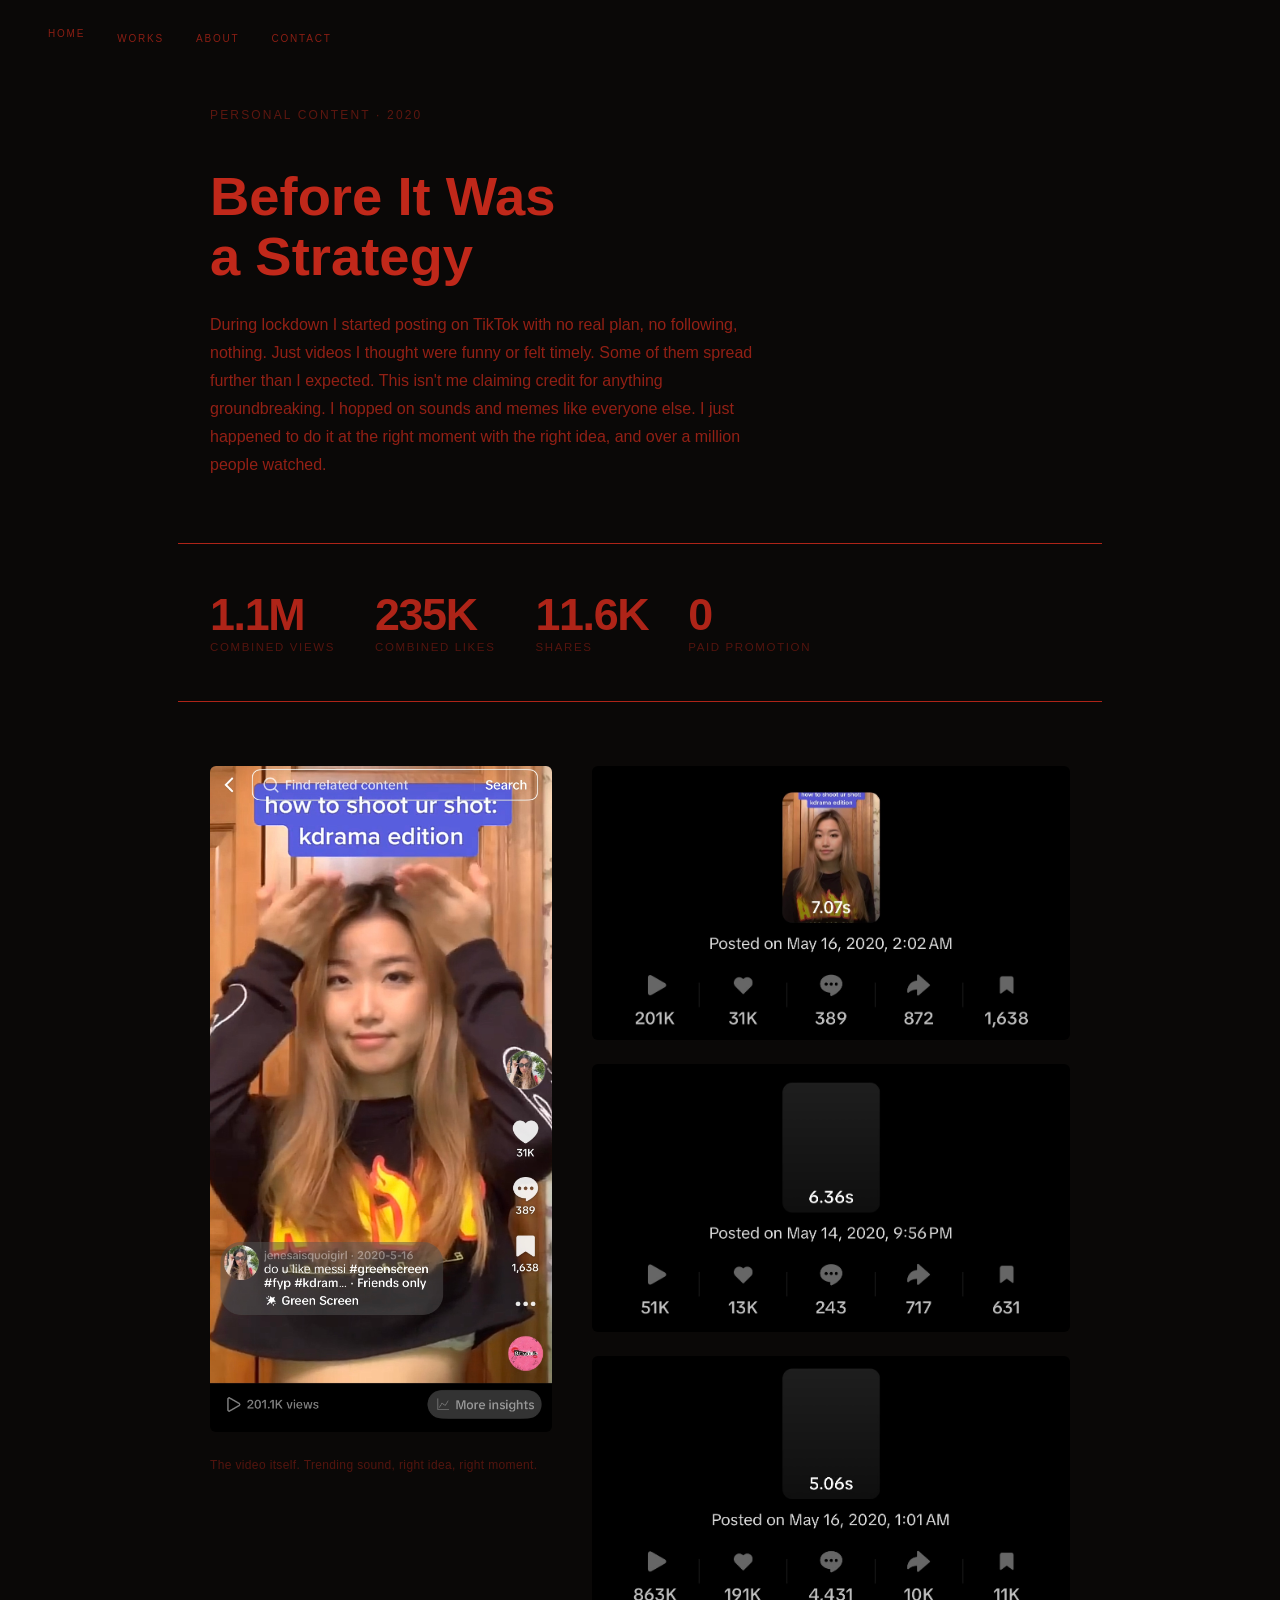
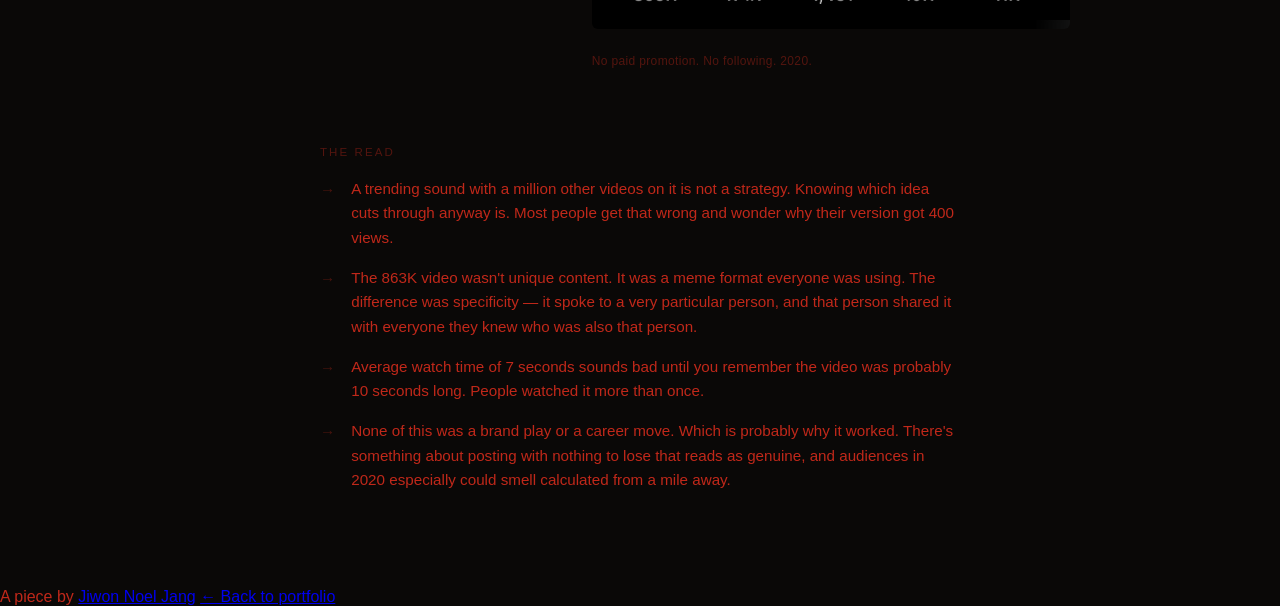
<file: before.html>
<!DOCTYPE html>
<html lang="en">
<head>
  <meta charset="UTF-8" />
  <meta name="viewport" content="width=device-width, initial-scale=1.0" />
  <title>Personal Content — Please Excuse My Je Ne Sais Quoi</title>
  <link rel="stylesheet" href="styles.css">
  <style>
    /* ── Section-specific styles only — inherits your global style.css ── */

    .viral-hero {
      padding: 6rem 2rem 3rem;
      max-width: 860px;
      margin: 0 auto;
    }

    .viral-hero .label {
      font-size: 0.75rem;
      letter-spacing: 0.18em;
      text-transform: uppercase;
      opacity: 0.45;
      margin-bottom: 1.2rem;
    }

    .viral-hero h1 {
      font-size: clamp(2rem, 5vw, 3.4rem);
      line-height: 1.1;
      margin-bottom: 1.5rem;
    }

    .viral-hero .intro {
      max-width: 560px;
      line-height: 1.75;
      opacity: 0.75;
      font-size: 1rem;
    }

    /* ── Stats bar ── */
    .stats-bar {
      display: flex;
      gap: 2.5rem;
      flex-wrap: wrap;
      padding: 3rem 2rem;
      max-width: 860px;
      margin: 0 auto;
      border-top: 1px solid currentColor;
      border-bottom: 1px solid currentColor;
      opacity: 0.9;
    }

    .stat-item {
      display: flex;
      flex-direction: column;
      gap: 0.3rem;
    }

    .stat-item .stat-number {
      font-size: clamp(1.8rem, 4vw, 2.8rem);
      font-weight: 700;
      letter-spacing: -0.03em;
      line-height: 1;
    }

    .stat-item .stat-label {
      font-size: 0.72rem;
      letter-spacing: 0.14em;
      text-transform: uppercase;
      opacity: 0.45;
    }

    /* ── Content grid ── */
    .content-grid {
      max-width: 860px;
      margin: 4rem auto;
      padding: 0 2rem;
      display: grid;
      grid-template-columns: 1fr 1.4fr;
      gap: 2.5rem;
      align-items: start;
    }

    .content-card {
      display: flex;
      flex-direction: column;
      gap: 0.7rem;
    }

    .content-card.stats-card img {
      width: 100%;
      border-radius: 6px;
      display: block;
      object-fit: contain;
    }

    .content-card.video-card img {
      width: 100%;
      border-radius: 6px;
      display: block;
      object-fit: cover;
    }

    .content-card .caption {
      font-size: 0.75rem;
      opacity: 0.4;
      letter-spacing: 0.03em;
      line-height: 1.5;
    }

    @media (max-width: 600px) {
      .content-grid {
        grid-template-columns: 1fr;
      }
    }

    /* ── Callout / takeaway ── */
    .takeaway {
      max-width: 640px;
      margin: 4rem auto 6rem;
      padding: 0 2rem;
    }

    .takeaway .label {
      font-size: 0.72rem;
      letter-spacing: 0.18em;
      text-transform: uppercase;
      opacity: 0.4;
      margin-bottom: 1.2rem;
    }

    .takeaway-list {
      list-style: none;
      padding: 0;
      margin: 0 0 2rem;
      display: flex;
      flex-direction: column;
      gap: 1rem;
    }

    .takeaway-list li {
      display: flex;
      gap: 1rem;
      align-items: flex-start;
      line-height: 1.6;
      font-size: 0.95rem;
    }

    .takeaway-list li::before {
      content: "→";
      opacity: 0.35;
      flex-shrink: 0;
      margin-top: 0.05rem;
    }

    .takeaway .closing-note {
      font-size: 0.85rem;
      opacity: 0.45;
      line-height: 1.7;
      font-style: italic;
      border-left: 1px solid currentColor;
      padding-left: 1rem;
    }

    /* ── Nav back ── */
    .back-nav {
      padding: 2rem;
      max-width: 860px;
      margin: 0 auto;
    }

    .back-nav a {
      font-size: 0.8rem;
      letter-spacing: 0.12em;
      text-transform: uppercase;
      opacity: 0.5;
      text-decoration: none;
      transition: opacity 0.2s ease;
    }

    .back-nav a:hover {
      opacity: 1;
    }

    @media (max-width: 600px) {
      .stats-bar {
        gap: 1.8rem;
      }
      .content-grid {
        grid-template-columns: 1fr;
      }
    }
  </style>
</head>
<body>

 <nav>
  
  <ul class="nav-links"><a href="index.html">Home</a></li>
    <li><a href="works.html">Works</a></li> 
    <li><a href="about_1.html">About</a></li>
    <li><a href="contact.html">Contact</a></li>
  </ul>
</nav>

  <!-- ── Hero ── -->
  <section class="viral-hero">
    <p class="label">Personal Content · 2020</p>
    <h1>Before It Was<br>a Strategy</h1>
    <p class="intro">
      During lockdown I started posting on TikTok with no real plan, no following, nothing. Just videos I thought were funny or felt timely. Some of them spread further than I expected. This isn't me claiming credit for anything groundbreaking. I hopped on sounds and memes like everyone else. I just happened to do it at the right moment with the right idea, and over a million people watched.
    </p>
  </section>

  <!-- ── Stats ── -->
  <div class="stats-bar">
    <div class="stat-item">
      <span class="stat-number">1.1M</span>
      <span class="stat-label">Combined Views</span>
    </div>
    <div class="stat-item">
      <span class="stat-number">235K</span>
      <span class="stat-label">Combined Likes</span>
    </div>
    <div class="stat-item">
      <span class="stat-number">11.6K</span>
      <span class="stat-label">Shares</span>
    </div>
    <div class="stat-item">
      <span class="stat-number">0</span>
      <span class="stat-label">Paid promotion</span>
    </div>
  </div>

  <!-- ── Content grid ── -->
  <div class="content-grid">

    <!-- Video still — vertical, left -->
    <div class="content-card video-card">
      <img src="images/messi.png" alt="Still from the viral TikTok" />
      <p class="caption">The video itself. Trending sound, right idea, right moment.</p>
    </div>

    <!-- Analytics screenshots — stacked right -->
    <div class="content-card stats-card">
      <img src="images/screenshot.png" alt="TikTok analytics 201K views" />
      <img src="images/meme.png" alt="TikTok analytics 863K views" style="margin-top: 0.8rem;" />
       <img src="images/memess.png" alt="TikTok analytics 863K views" style="margin-top: 0.8rem;" />
      <p class="caption">No paid promotion. No following. 2020. </p>
    </div>

  </div>

  <!-- ── Takeaways ── -->
  <div class="takeaway">
    <p class="label">The Read</p>
    <ul class="takeaway-list">
      <li>A trending sound with a million other videos on it is not a strategy. Knowing which idea cuts through anyway is. Most people get that wrong and wonder why their version got 400 views.</li>
      <li>The 863K video wasn't unique content. It was a meme format everyone was using. The difference was specificity — it spoke to a very particular person, and that person shared it with everyone they knew who was also that person.</li>
      <li>Average watch time of 7 seconds sounds bad until you remember the video was probably 10 seconds long. People watched it more than once.</li>
      <li>None of this was a brand play or a career move. Which is probably why it worked. There's something about posting with nothing to lose that reads as genuine, and audiences in 2020 especially could smell calculated from a mile away.</li>
    </ul>
  </div>

<footer>
  <span class="footer-name">A piece by <a href='/'>Jiwon Noel Jang</a></span>
  <a class='footer-back' href='works.html'>&larr; Back to portfolio</a>
</footer>

</body>
</html>
</file>
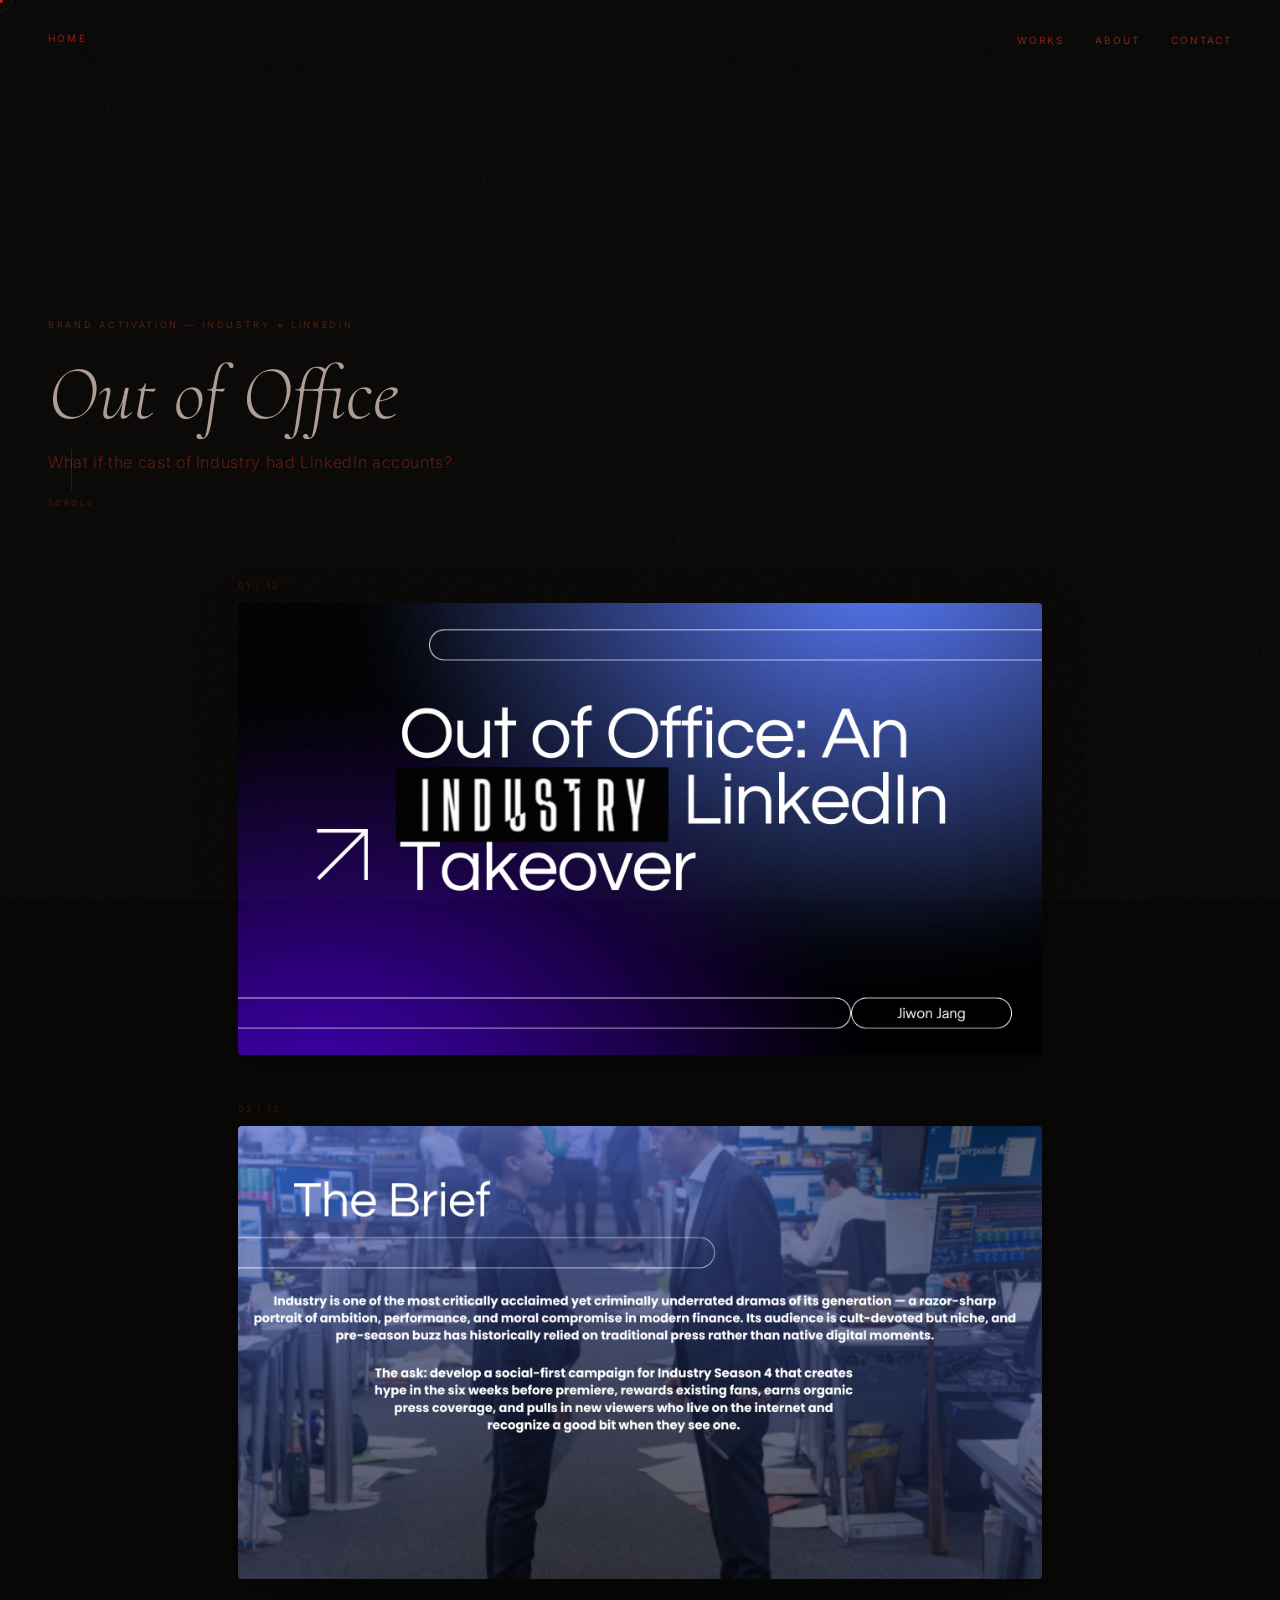
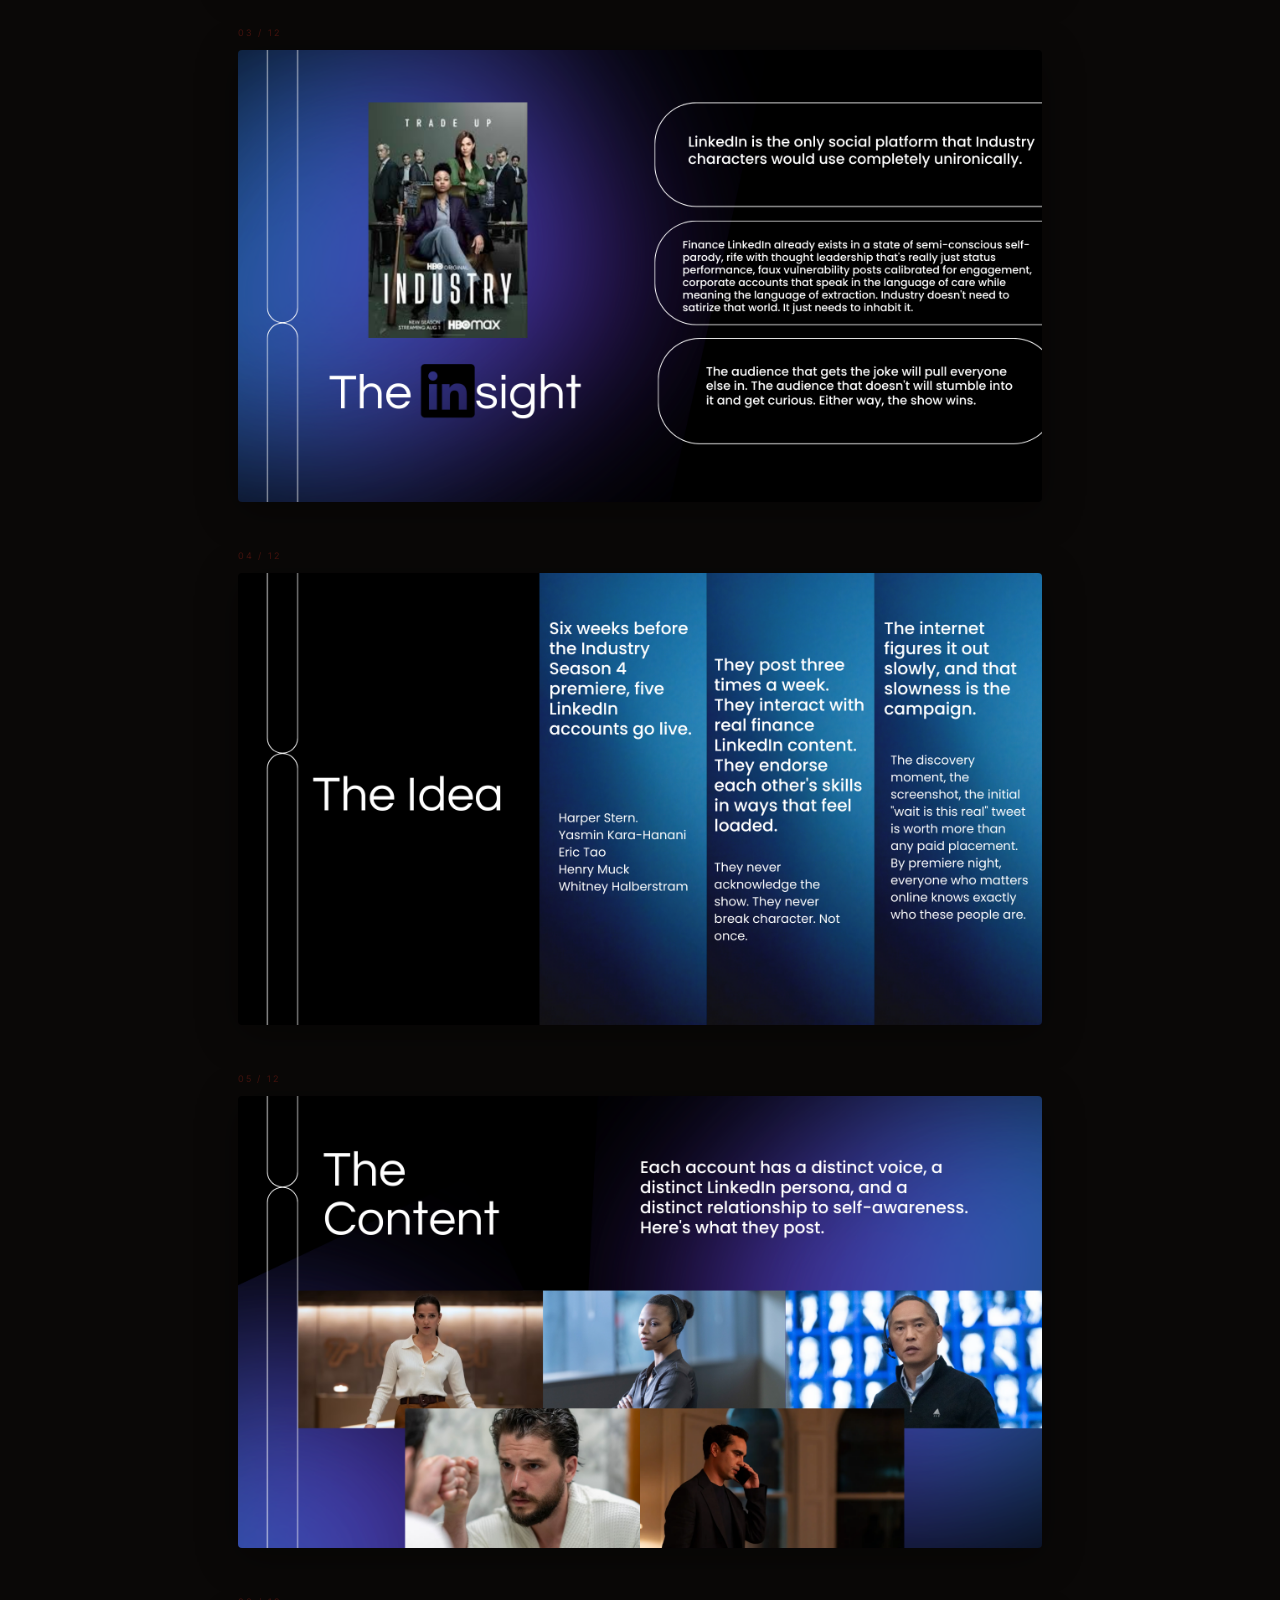
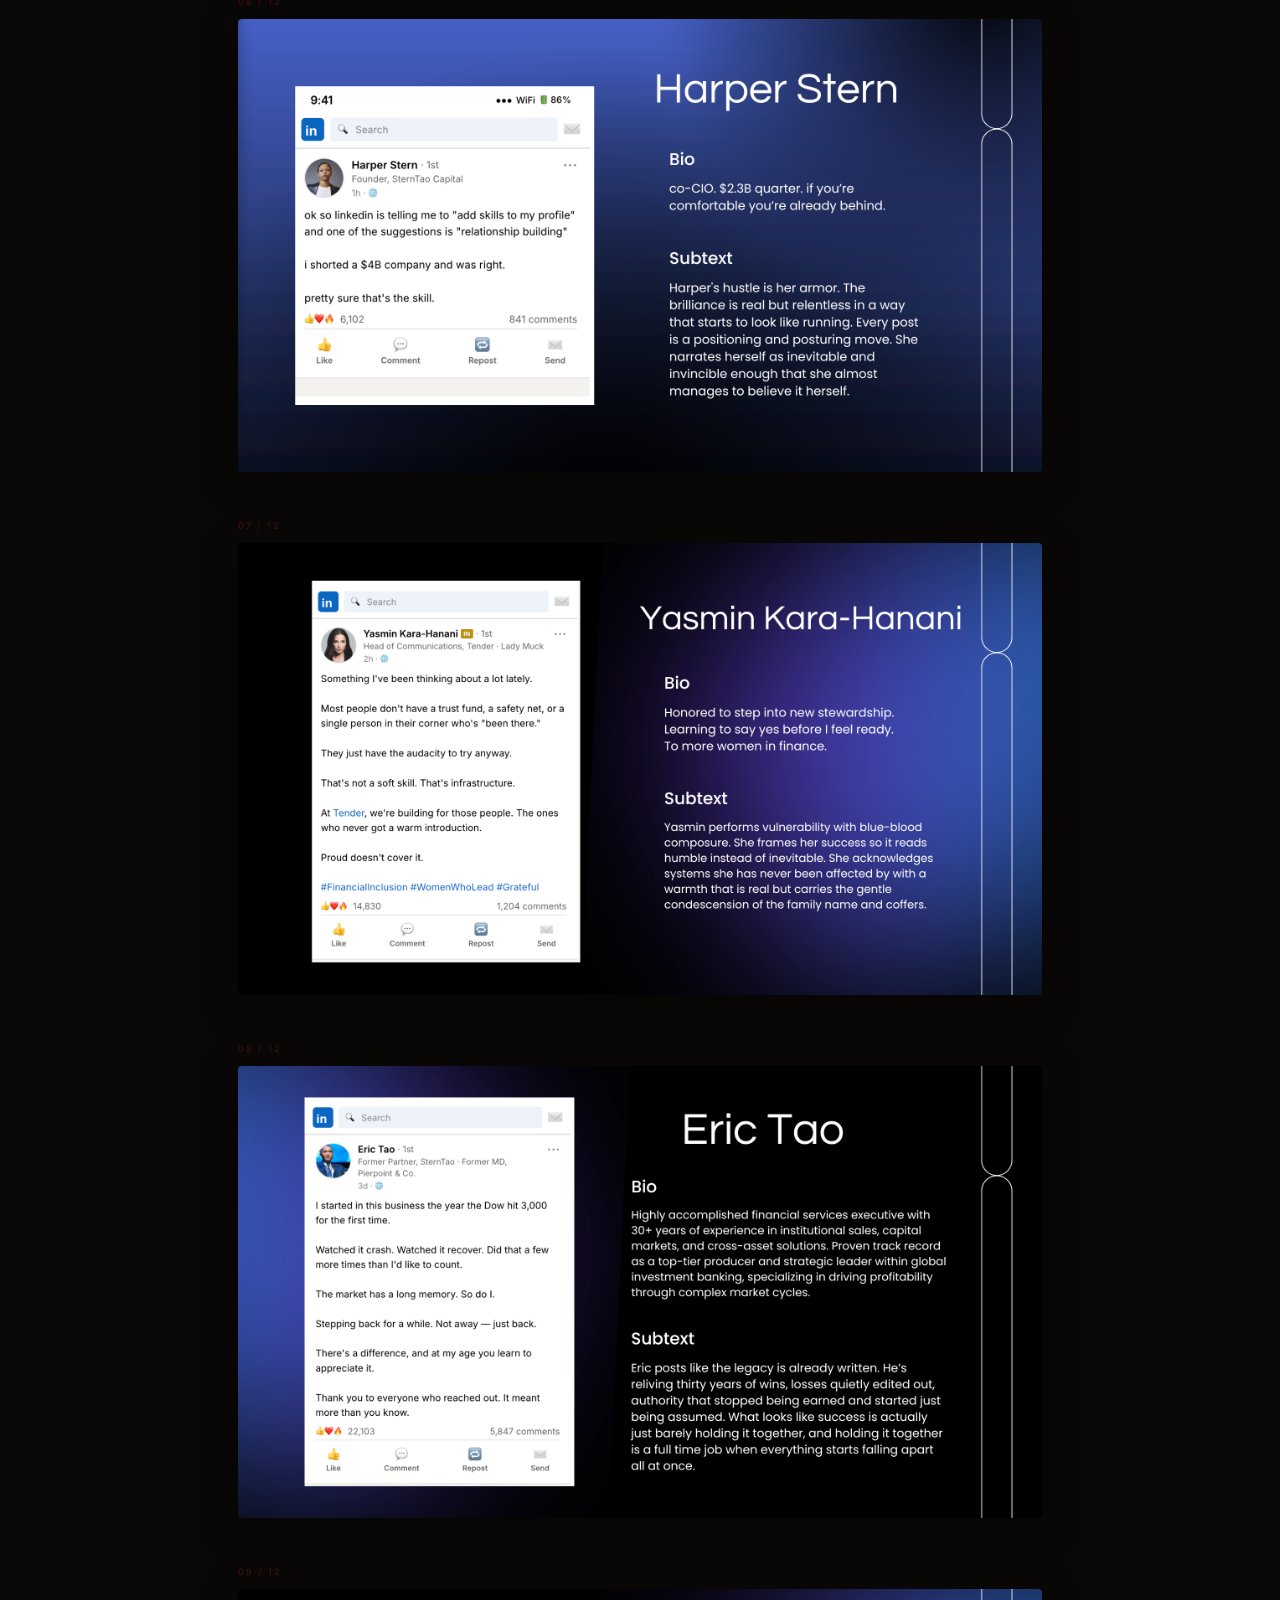
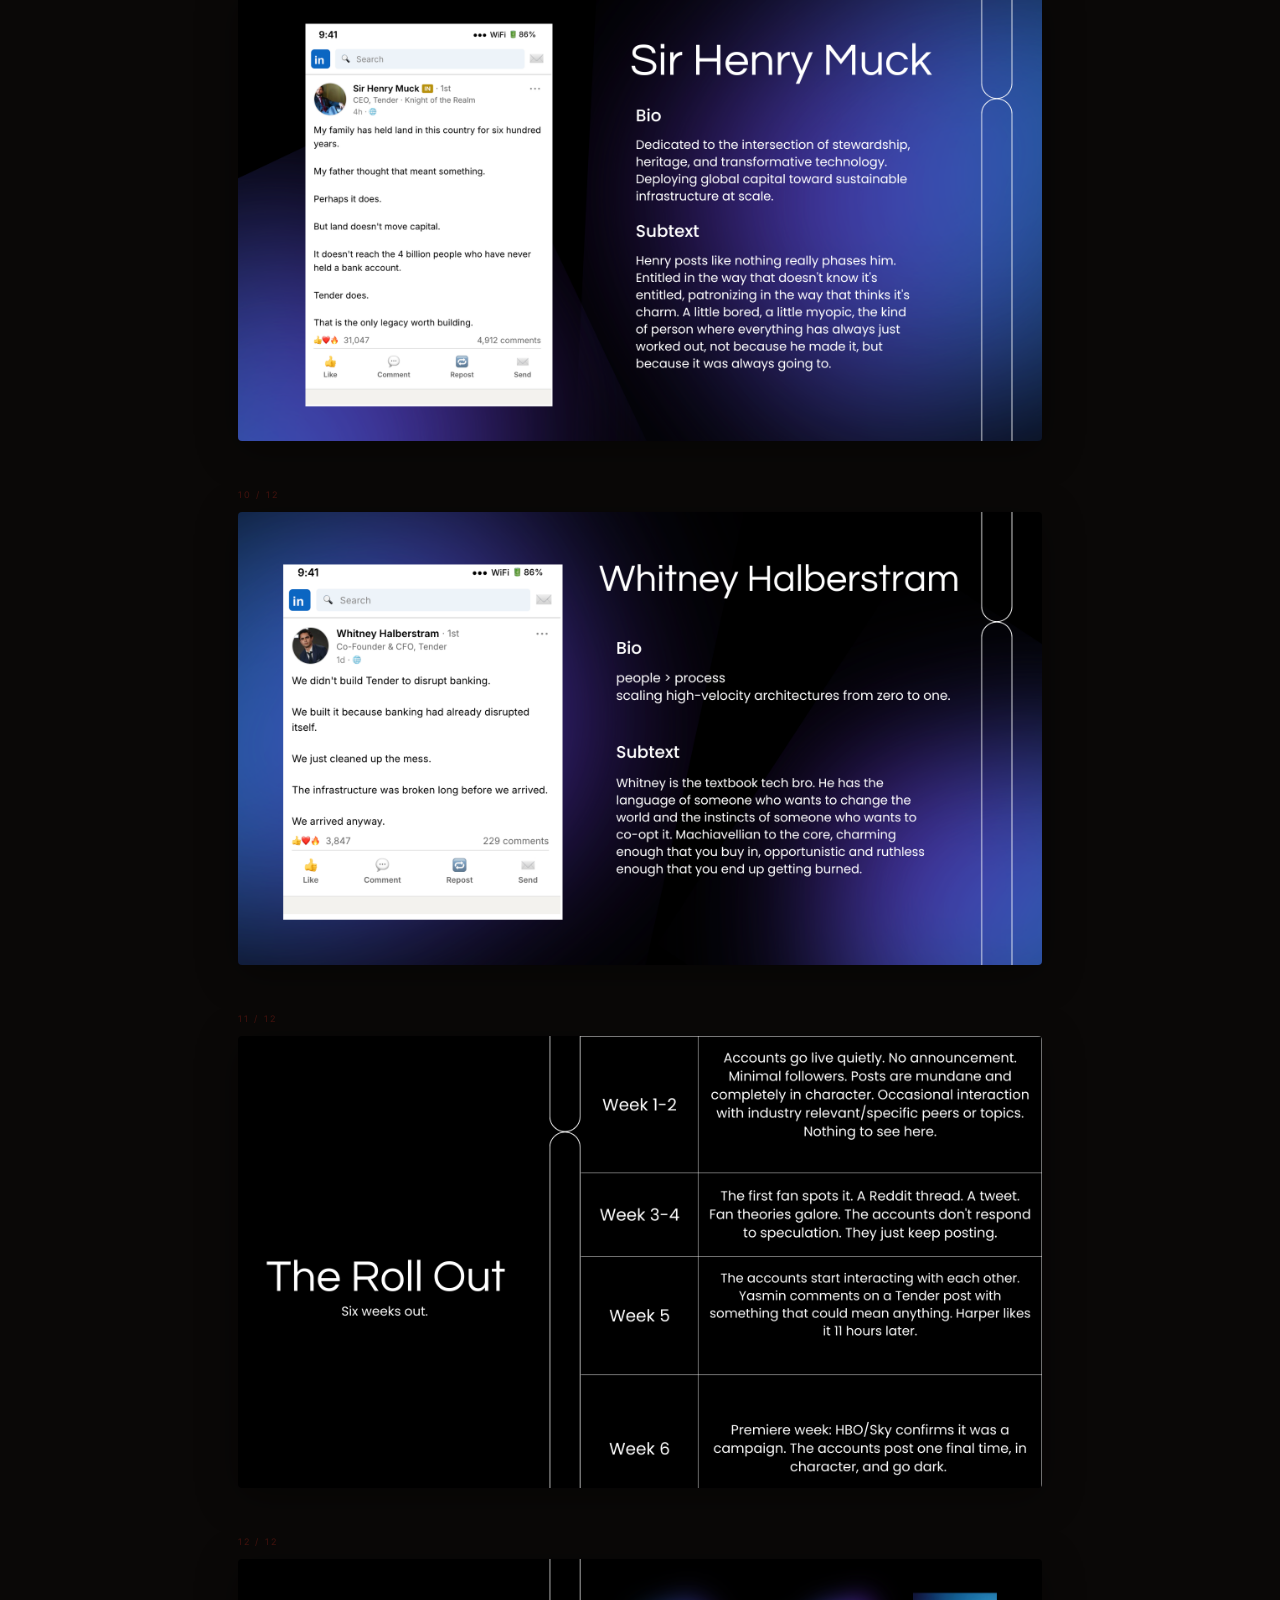
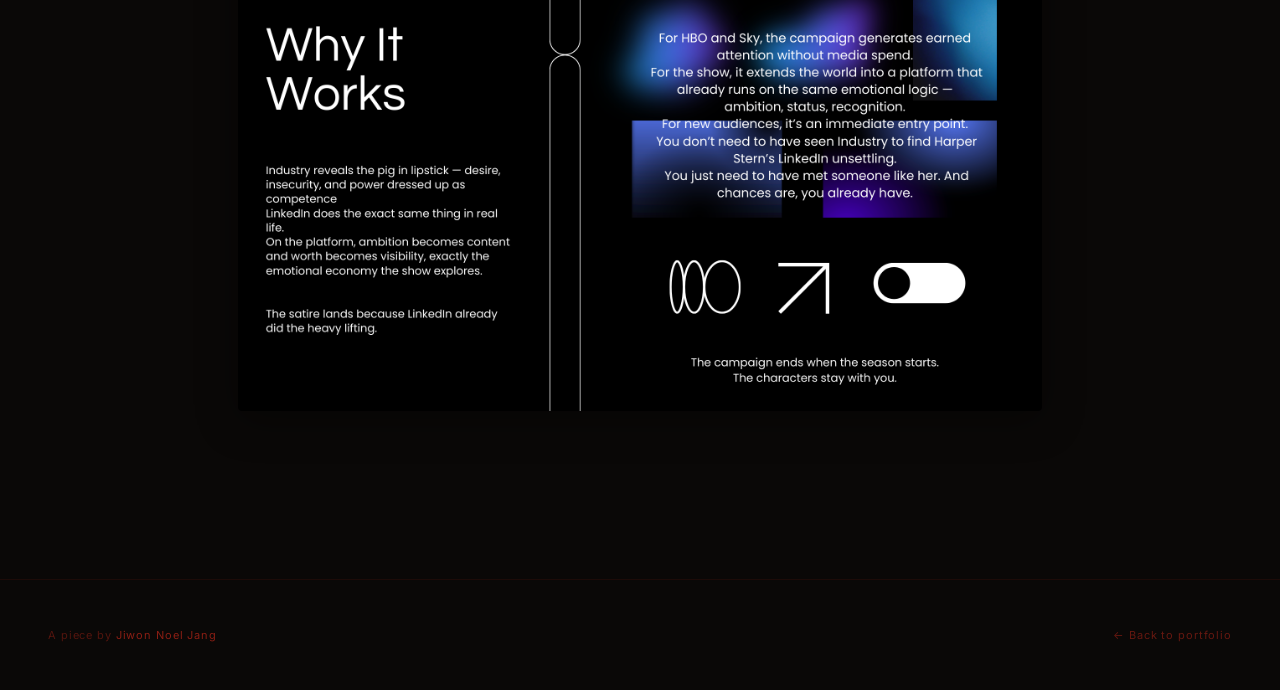
<file: OutofOffice.html>
<!DOCTYPE html>
<html lang="en">
<head>
  <meta charset="UTF-8"/>
  <meta name="viewport" content="width=device-width, initial-scale=1.0"/>
  <title>Out of Office &mdash; Jiwon Noel Jang</title>
  <link href="https://fonts.googleapis.com/css2?family=Homemade+Apple&family=Roboto:wght@700;900&family=Cormorant+Garamond:ital,wght@0,300;0,400;1,300;1,400&family=Inter:wght@300;400&display=swap" rel="stylesheet"/>
  <style>
    :root {
      --bg:#0A0807;
      --red:#C0281A;
      --red2:#8C1A10;
      --muted:rgba(180,60,30,.45);
      --sans:'Inter',sans-serif;
      --serif:'Cormorant Garamond',Georgia,serif;
      --script:'Homemade Apple',cursive;
    }
    *,*::before,*::after{box-sizing:border-box;margin:0;padding:0;}
    html{scroll-behavior:smooth;}
    html,body{height:100%;}
    body{background:var(--bg);font-family:var(--sans);overflow-x:hidden;cursor:none;color:rgba(220,200,190,.78);}

    /* grain overlay */
    body::before{content:"";position:fixed;inset:0;pointer-events:none;z-index:900;opacity:.5;
      background-image:url("data:image/svg+xml,%3Csvg viewBox='0 0 256 256' xmlns='http://www.w3.org/2000/svg'%3E%3Cfilter id='n'%3E%3CfeTurbulence type='fractalNoise' baseFrequency='.85' numOctaves='4' stitchTiles='stitch'/%3E%3C/filter%3E%3Crect width='100%25' height='100%25' filter='url(%23n)' opacity='.06'/%3E%3C/svg%3E");}

    /* custom cursor */
    .cur{width:6px;height:6px;background:var(--red);border-radius:50%;position:fixed;pointer-events:none;z-index:9999;transform:translate(-50%,-50%);}
    .cur-ring{width:24px;height:24px;border:1px solid rgba(192,40,26,.4);border-radius:50%;position:fixed;pointer-events:none;z-index:9998;transform:translate(-50%,-50%);transition:width .3s,height .3s,opacity .3s;opacity:.5;}
    .cur-ring.on{width:42px;height:42px;opacity:.8;}

    /* NAV */
    nav{position:fixed;top:0;left:0;right:0;z-index:600;padding:28px 48px;display:flex;justify-content:space-between;align-items:center;background:linear-gradient(to bottom,var(--bg) 60%,transparent);}
    .nav-home{font-family:var(--sans);font-size:10px;letter-spacing:.22em;text-transform:uppercase;color:var(--red);text-decoration:none;opacity:.7;transition:opacity .2s;}
    .nav-home:hover{opacity:1;}
    .nav-links{display:flex;gap:32px;list-style:none;}
    .nav-links a{font-family:var(--sans);font-size:10px;letter-spacing:.18em;text-transform:uppercase;color:var(--red);text-decoration:none;opacity:.7;transition:opacity .2s;}
    .nav-links a:hover{opacity:1;}

    /* HERO HEADER */
    .project-hero{
      min-height:60vh;
      display:flex;
      flex-direction:column;
      justify-content:flex-end;
      padding:0 48px 64px;
      position:relative;
    }
    .project-tag{
      font-family:var(--sans);font-size:9px;letter-spacing:.3em;text-transform:uppercase;
      color:var(--muted);margin-bottom:24px;
    }
    .project-title{
      font-family:var(--serif);
      font-size:clamp(36px,6vw,80px);
      font-weight:300;
      font-style:italic;
      color:rgba(220,200,190,.78);
      line-height:1.05;
      margin-bottom:16px;
      opacity:0;
      animation:slideIn .9s cubic-bezier(.16,1,.3,1) .3s forwards;
    }
    .project-subtitle{
      font-family:var(--sans);
      font-size:clamp(12px,1.4vw,16px);
      font-weight:300;
      color:rgba(192,40,26,.5);
      letter-spacing:.04em;
      line-height:1.6;
      max-width:600px;
      opacity:0;
      animation:slideIn .9s cubic-bezier(.16,1,.3,1) .6s forwards;
    }

    @keyframes slideIn{
      from{opacity:0;transform:translateY(32px);}
      to{opacity:1;transform:translateY(0);}
    }

    /* GALLERY */
    .gallery{
      max-width:900px;
      margin:0 auto;
      padding:40px 48px 120px;
    }
    .gallery-slide{
      width:100%;
      margin-bottom:48px;
      opacity:0;
      transform:translateY(60px);
      transition:opacity .8s cubic-bezier(.16,1,.3,1), transform .8s cubic-bezier(.16,1,.3,1);
    }
    .gallery-slide.visible{
      opacity:1;
      transform:translateY(0);
    }
    .gallery-slide img{
      width:100%;
      height:auto;
      display:block;
      border-radius:4px;
      box-shadow:0 8px 40px rgba(0,0,0,.4);
    }
    .gallery-slide:nth-child(even){
      transition-delay:.1s;
    }

    /* slide number label */
    .slide-num{
      font-family:var(--sans);
      font-size:9px;
      letter-spacing:.2em;
      text-transform:uppercase;
      color:rgba(192,40,26,.3);
      margin-bottom:12px;
      display:block;
    }

    /* FOOTER */
    footer{
      padding:48px;
      border-top:1px solid rgba(192,40,26,.1);
      display:flex;
      justify-content:space-between;
      align-items:center;
    }
    .footer-name{
      font-family:var(--sans);font-size:11px;letter-spacing:.08em;color:rgba(192,40,26,.4);
    }
    .footer-name a{color:var(--red);text-decoration:none;opacity:.7;transition:opacity .2s;}
    .footer-name a:hover{opacity:1;}
    .footer-back{
      font-family:var(--sans);font-size:11px;letter-spacing:.08em;color:var(--red);text-decoration:none;opacity:.5;transition:opacity .2s;
    }
    .footer-back:hover{opacity:1;}

    /* scroll nudge */
    .scroll-nudge{
      position:absolute;bottom:32px;left:48px;
      display:flex;flex-direction:column;align-items:center;gap:8px;
      opacity:0;animation:fadeIn 1s ease 1.4s forwards;
    }
    .scroll-nudge-line{width:1px;height:40px;background:var(--red);opacity:.3;animation:drip 2s ease-in-out 2s infinite;}
    .scroll-nudge-label{font-family:var(--sans);font-size:8px;letter-spacing:.3em;text-transform:uppercase;color:var(--red);opacity:.4;}
    @keyframes fadeIn{from{opacity:0}to{opacity:1}}
    @keyframes drip{0%{top:-100%}55%{top:100%}100%{top:100%}}

    @media(max-width:768px){
      nav{padding:20px 24px;}
      .project-hero{padding:0 24px 48px;min-height:50vh;}
      .gallery{padding:24px 24px 80px;}
      .gallery-slide{margin-bottom:32px;}
      footer{padding:32px 24px;flex-direction:column;gap:16px;text-align:center;}
    }
  </style>
</head>
<body>

<div class="cur" id="cur"></div>
<div class="cur-ring" id="curRing"></div>

<nav>
  <a href="index.html" class="nav-home">Home</a>
  <ul class="nav-links">
    <li><a href="works.html">Works</a></li>
    <li><a href="about_1.html">About</a></li>
    <li><a href="Contact.html">Contact</a></li>
  </ul>
</nav>

<section class="project-hero">
  <span class="project-tag">Brand Activation &mdash; Industry &times; LinkedIn</span>
  <h1 class="project-title">Out of Office</h1>
  <p class="project-subtitle">What if the cast of Industry had LinkedIn accounts?</p>
  <div class="scroll-nudge" aria-hidden="true">
    <div class="scroll-nudge-line"></div>
    <span class="scroll-nudge-label">Scroll</span>
  </div>
</section>

<section class="gallery">
  <div class="gallery-slide">
    <span class="slide-num">01 / 12</span>
    <img src="images//1.png" alt="Out of Office — Slide 1" loading="lazy"/>
  </div>
  <div class="gallery-slide">
    <span class="slide-num">02 / 12</span>
    <img src="images//2.png" alt="Out of Office — Slide 2" loading="lazy"/>
  </div>
  <div class="gallery-slide">
    <span class="slide-num">03 / 12</span>
    <img src="images//3.png" alt="Out of Office — Slide 3" loading="lazy"/>
  </div>
  <div class="gallery-slide">
    <span class="slide-num">04 / 12</span>
    <img src="images//4.png" alt="Out of Office — Slide 4" loading="lazy"/>
  </div>
  <div class="gallery-slide">
    <span class="slide-num">05 / 12</span>
    <img src="images//5.png" alt="Out of Office — Slide 5" loading="lazy"/>
  </div>
  <div class="gallery-slide">
    <span class="slide-num">06 / 12</span>
    <img src="images//6.png" alt="Out of Office — Slide 6" loading="lazy"/>
  </div>
  <div class="gallery-slide">
    <span class="slide-num">07 / 12</span>
    <img src="images//7.png" alt="Out of Office — Slide 7" loading="lazy"/>
  </div>
  <div class="gallery-slide">
    <span class="slide-num">08 / 12</span>
    <img src="images//8.png" alt="Out of Office — Slide 8" loading="lazy"/>
  </div>
  <div class="gallery-slide">
    <span class="slide-num">09 / 12</span>
    <img src="images//9.png" alt="Out of Office — Slide 9" loading="lazy"/>
  </div>
  <div class="gallery-slide">
    <span class="slide-num">10 / 12</span>
    <img src="images//10.png" alt="Out of Office — Slide 10" loading="lazy"/>
  </div>
  <div class="gallery-slide">
    <span class="slide-num">11 / 12</span>
    <img src="images//11.png" alt="Out of Office — Slide 11" loading="lazy"/>
  </div>
  <div class="gallery-slide">
    <span class="slide-num">12 / 12</span>
    <img src="images//12.png" alt="Out of Office — Slide 12" loading="lazy"/>
  </div>
</section>

<footer>
  <span class="footer-name">A piece by <a href='/'>Jiwon Noel Jang</a></span>
  <a class='footer-back' href='/'>&larr; Back to portfolio</a>
</footer>

<script>
/* Custom cursor */
const cur=document.getElementById("cur"),ring=document.getElementById("curRing");
let mx=0,my=0,rx=0,ry=0;
document.addEventListener("mousemove",e=>{mx=e.clientX;my=e.clientY;cur.style.left=mx+"px";cur.style.top=my+"px";});
(function t(){rx+=(mx-rx)*.1;ry+=(my-ry)*.1;ring.style.left=rx+"px";ring.style.top=ry+"px";requestAnimationFrame(t);})();
document.querySelectorAll("a").forEach(el=>{
  el.addEventListener("mouseenter",()=>ring.classList.add("on"));
  el.addEventListener("mouseleave",()=>ring.classList.remove("on"));
});

/* Scroll-reveal for gallery slides */
const obs=new IntersectionObserver(entries=>{
  entries.forEach(e=>{if(e.isIntersecting){e.target.classList.add("visible");obs.unobserve(e.target);}});
},{threshold:0.12});
document.querySelectorAll(".gallery-slide").forEach(el=>obs.observe(el));

</script>
</body>
</html>
</file>
<file: styles.css>
:root {
  --bg: #0A0807;
  --red: #C0281A;
  --red2: #8C1A10;
  --muted: rgba(180,60,30,.45);
  --sans: 'Inter', sans-serif;
  --script: 'Homemade Apple', cursive;
  --display: 'Roboto', sans-serif;
}

body {
  background: var(--bg);
  font-family: var(--sans);
}
h1 {
  color: var(--red);
  font-family: var(--display);
}

.project-grid {
  display: grid;
  grid-template-columns: repeat(2, 1fr);
  gap: 40px;
  margin-top: 40px;
}
/* Layout Base */

body {
  margin: 0;
  background: var(--bg);
  color: var(--red);
  font-family: var(--sans);
}

.page {
  padding: 160px 80px 120px;
  max-width: 1200px;
  margin: 0 auto;
}

.page-title {
  font-family: var(--display);
  font-size: 64px;
  letter-spacing: .08em;
  margin-bottom: 80px;
}

.work-grid {
  display: grid;
  grid-template-columns: repeat(2, 1fr);
  gap: 80px;
}

.work-card {
  text-decoration: none;
  color: inherit;
}

.work-card img {
  width: 100%;
  display: block;
  transition: opacity .3s ease;
}

.work-card:hover img {
  opacity: .7;
}

.work-info {
  margin-top: 16px;
}

.work-info h2 {
  font-family: var(--display);
  font-size: 24px;
  margin: 0;
}

.work-info p {
  font-size: 12px;
  letter-spacing: .12em;
  opacity: .6;
}

.contact-page {
  max-width: 700px;
}

.contact-text {
  font-size: 18px;
  line-height: 1.6;
  margin-bottom: 40px;
  opacity: .8;
}

.contact-email {
  font-family: var(--display);
  font-size: 32px;
  text-decoration: none;
  color: var(--red);
  transition: opacity .3s ease;
}

.contact-email:hover {
  opacity: .6;
}

/* NAVIGATION */
nav {
  position: fixed;
  top: 0;
  left: 0;
  right: 0;
  z-index: 600;
  padding: 28px 48px;
  display: flex;
  justify-content: space-between;
  align-items: center;
}

.nav-home {
  font-family: var(--sans);
  font-size: 10px;
  letter-spacing: .22em;
  text-transform: uppercase;
  color: var(--red);
  text-decoration: none;
  opacity: .7;
  transition: opacity .2s;
}

.nav-home:hover {
  opacity: 1;
}

.nav-links {
  display: flex;
  gap: 32px;
  list-style: none;
  padding: 0;
  margin: 0;
}

.nav-links a {
  font-family: var(--sans);
  font-size: 10px;
  letter-spacing: .18em;
  text-transform: uppercase;
  color: var(--red);
  text-decoration: none;
  opacity: .7;
  transition: opacity .2s;
}

.nav-links a:hover {
  opacity: 1;
}
</file>
